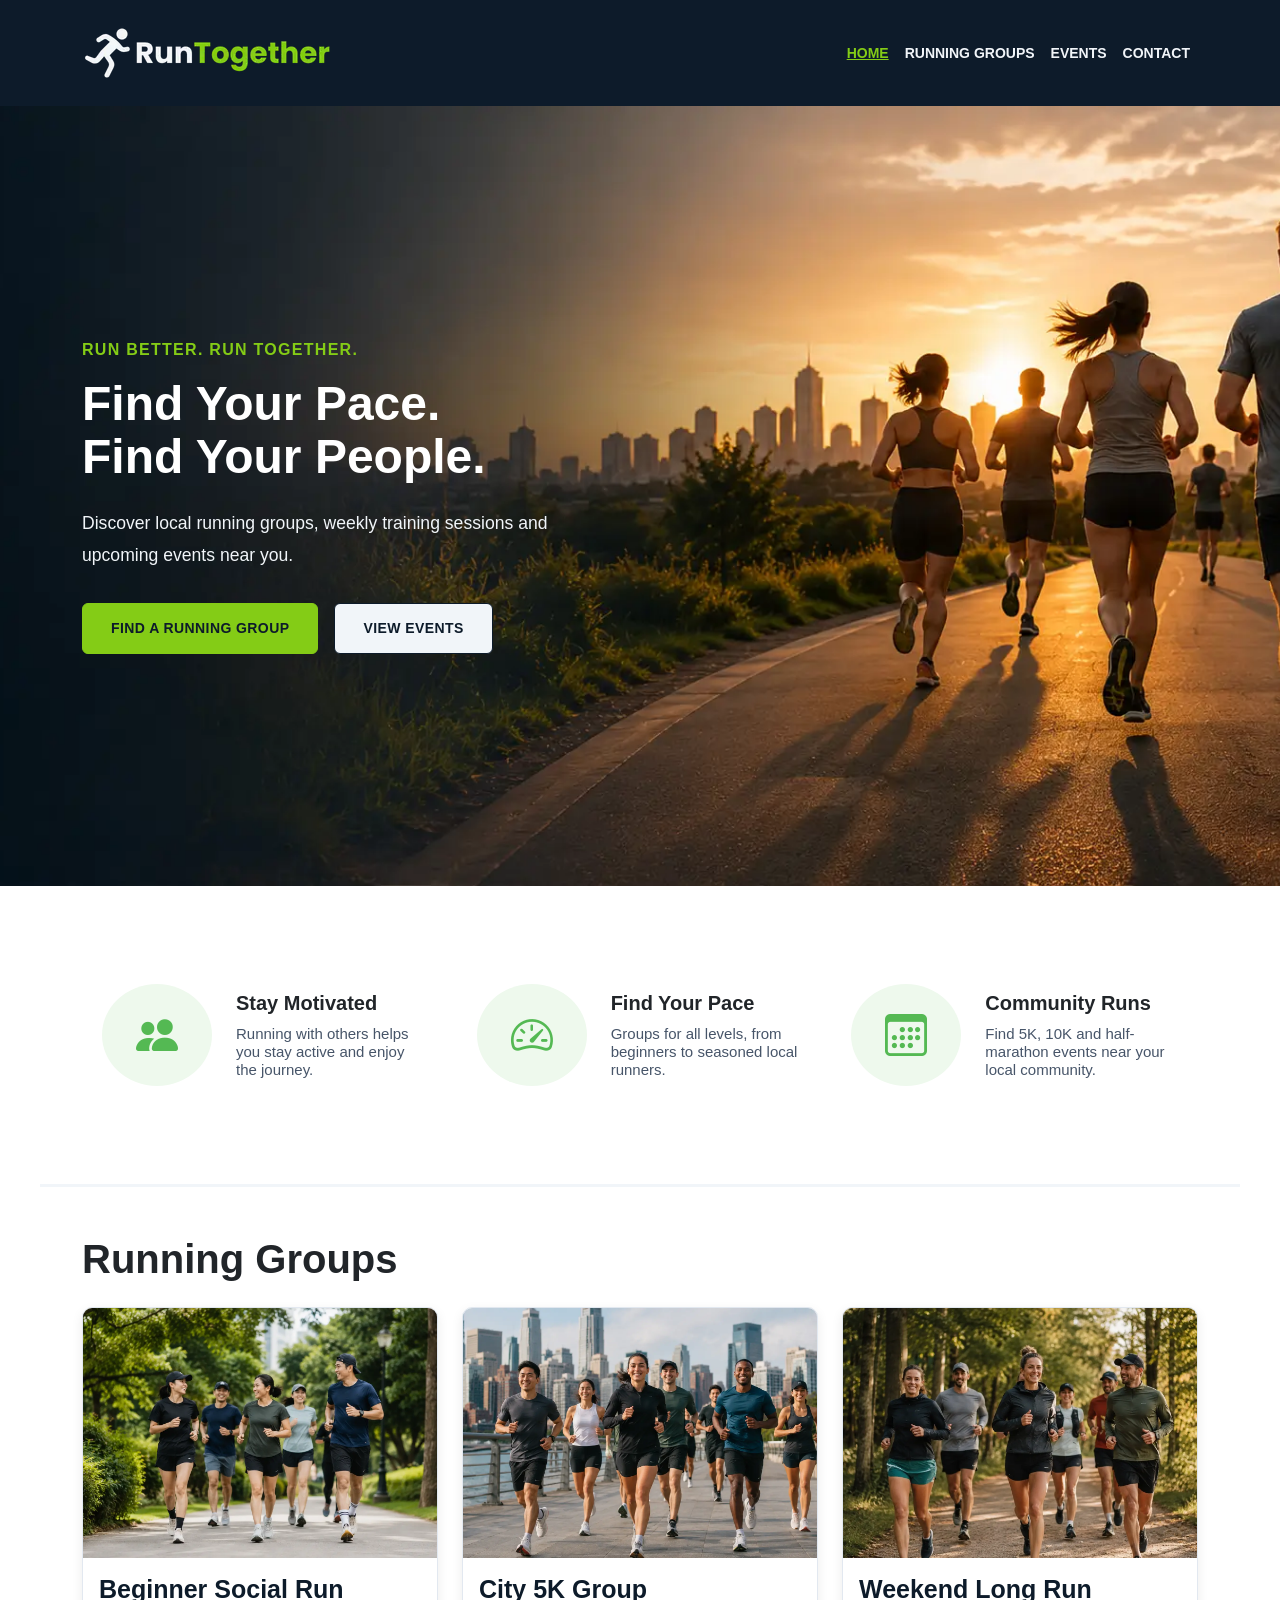
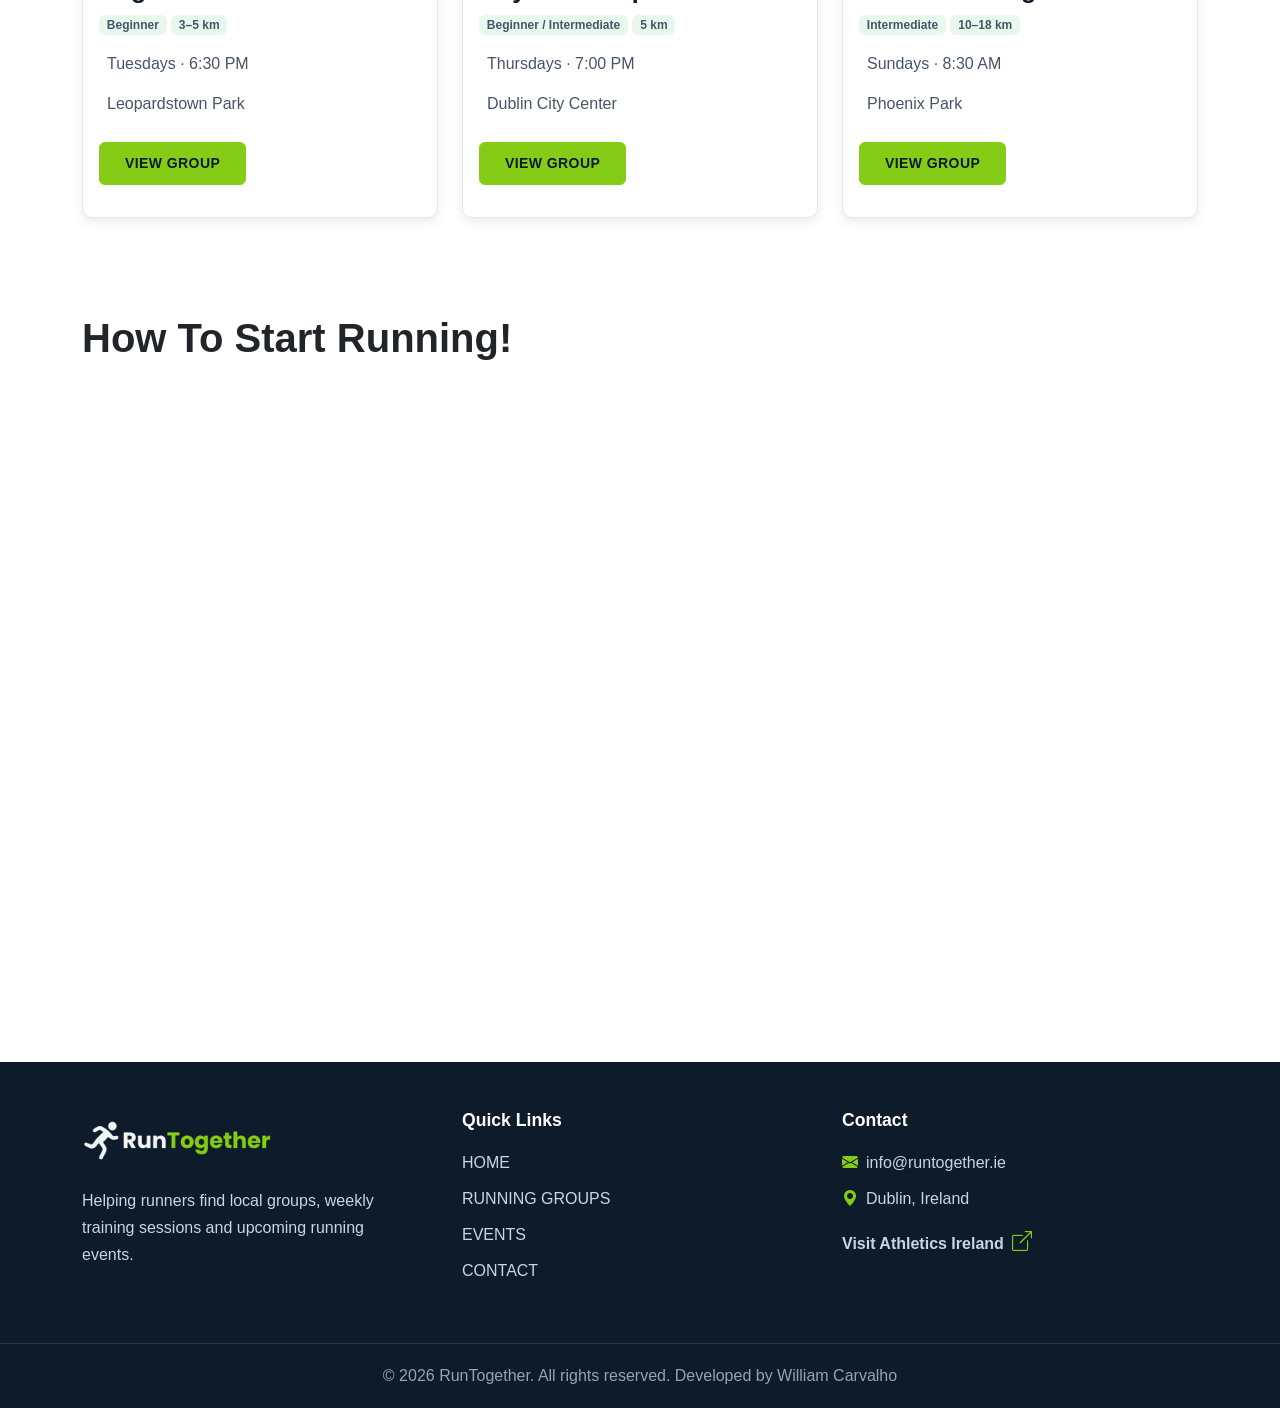
<file: index.html>
<!DOCTYPE html>
<html lang="en">

<head>
  <meta charset="UTF-8">
  <meta name="viewport" content="width=device-width, initial-scale=1.0">
  <meta name="description"
    content="Find local running groups, weekly training sessions and upcoming running events with RunTogether.">

  <title>Run Together - Home</title>

  <!-- Bootstrap CSS -->
  <link href="https://cdn.jsdelivr.net/npm/bootstrap@5.3.8/dist/css/bootstrap.min.css" rel="stylesheet">

  <!-- Bootstrap Icons -->
  <link rel="stylesheet" href="https://cdn.jsdelivr.net/npm/bootstrap-icons@1.13.1/font/bootstrap-icons.min.css">

  <!-- Custom CSS -->
  <link rel="stylesheet" href="css/style.css">
</head>

<body>
  <!-- Header -->
  <header class="site-header">
    <nav class="navbar navbar-expand-lg navbar-dark" aria-label="Primary navigation">
      <div class="container">
        <!-- Logo -->
        <a class="navbar-brand" href="index.html">
          <img src="./images/RunTogether-logo.webp" alt="RunTogether logo" class="site-logo">
        </a>

        <!-- Mobile hamburger button -->
        <button class="navbar-toggler" type="button" data-bs-toggle="collapse" data-bs-target="#mainNavigation"
          aria-controls="mainNavigation" aria-expanded="false" aria-label="Toggle navigation">
          <span class="navbar-toggler-icon"></span>
        </button>

        <!-- Navigation links -->
        <div class="collapse navbar-collapse" id="mainNavigation">
          <ul class="navbar-nav ms-auto">
            <li class="nav-item">
              <a class="nav-link active" href="index.html" aria-current="page">
                Home
              </a>
            </li>

            <li class="nav-item">
              <a class="nav-link" href="running-groups.html">
                Running Groups
              </a>
            </li>

            <li class="nav-item">
              <a class="nav-link" href="events.html"> Events </a>
            </li>

            <li class="nav-item">
              <a class="nav-link" href="contact.html"> Contact </a>
            </li>
          </ul>
        </div>
      </div>
    </nav>
  </header>

  <!-- Hero section -->
  <main>
    <section class="hero" aria-labelledby="hero-title">
      <div class="container">
        <div class="row align-items-center">
          <header class="hero-content col-12 col-lg-6">
            <p class="hero-subtitle">Run better. Run together.</p>

            <h1 id="hero-title" class="hero-title">
              Find Your Pace.<br>
              Find Your People.
            </h1>

            <p class="hero-description">
              Discover local running groups, weekly training sessions and
              upcoming events near you.
            </p>

            <p class="hero-buttons">
              <a href="running-groups.html" class="btn btn-style btn-lg">
                Find a Running Group
              </a>

              <a href="events.html" class="btn btn-view-style btn-lg">
                View Events
              </a>
            </p>
          </header>
        </div>
      </div>
    </section>

    <!-- Info section -->
    <section class="info-section" aria-labelledby="benefits-title">
      <div class="container py-5">
        <h2 id="benefits-title" class="visually-hidden">
          Benefits of Running Together
        </h2>

        <div class="info-grid">
          <article class="info-card">
            <i class="bi bi-people-fill"></i>
            <h3>Stay Motivated</h3>
            <p>
              Running with others helps you stay active and enjoy the journey.
            </p>
          </article>

          <article class="info-card">
            <i class="bi bi-speedometer2"></i>
            <h3>Find Your Pace</h3>
            <p>
              Groups for all levels, from beginners to seasoned local runners.
            </p>
          </article>

          <article class="info-card">
            <i class="bi bi-calendar3"></i>
            <h3>Community Runs</h3>
            <p>
              Find 5K, 10K and half-marathon events near your local community.
            </p>
          </article>
        </div>
      </div>
    </section>

    <!-- Running cards section -->
    <section class="running-section container py-5">
      <h2 class="mb-4 fs-1 fw-bold">
        Running Groups
      </h2>

      <div class="row g-4">
        <article class="col-12 col-md-6 col-lg-4">
          <div class="card running-card h-100">
            <img src="./images/beginners-social-run.webp" class="card-img-top"
              alt="Beginner running group training in a park">

            <div class="card-body">
              <h3 class="card-title">
                Beginner Social Run
              </h3>

              <p>
                <span class="badge running-badge">Beginner</span>
                <span class="badge running-badge">3–5 km</span>
              </p>

              <p class="card-text ms-2">Tuesdays · 6:30 PM</p>
              <p class="card-text ms-2">Leopardstown Park</p>

              <p class="view-group-button">
                <a href="running-groups.html" class="btn btn-style btn-lg">
                  VIEW GROUP
                </a>
              </p>
            </div>
          </div>
        </article>

        <article class="col-12 col-md-6 col-lg-4">
          <div class="card running-card h-100">
            <img src="./images/city-5k-group.webp" class="card-img-top" alt="Running group training near the city">

            <div class="card-body">
              <h3 class="card-title">
                City 5K Group
              </h3>

              <p>
                <span class="badge running-badge">Beginner / Intermediate</span>
                <span class="badge running-badge">5 km</span>
              </p>

              <p class="card-text ms-2">Thursdays · 7:00 PM</p>
              <p class="card-text ms-2">Dublin City Center</p>

              <p class="view-group-button">
                <a href="running-groups.html" class="btn btn-style btn-lg">
                  VIEW GROUP
                </a>
              </p>
            </div>
          </div>
        </article>

        <article class="col-12 col-md-6 col-lg-4">
          <div class="card running-card h-100">
            <img src="./images/weekend-long-run.webp" class="card-img-top"
              alt="Running group training on a woodland trail">

            <div class="card-body">
              <h3 class="card-title">
                Weekend Long Run
              </h3>

              <p>
                <span class="badge running-badge">Intermediate</span>
                <span class="badge running-badge">10–18 km</span>
              </p>

              <p class="card-text ms-2">Sundays · 8:30 AM</p>
              <p class="card-text ms-2">Phoenix Park</p>

              <p class="view-group-button">
                <a href="running-groups.html" class="btn btn-style btn-lg">
                  VIEW GROUP
                </a>
              </p>
            </div>
          </div>
        </article>
      </div>
    </section>

    <!-- Youtube video section -->
    <section class="container py-5 container-video" aria-labelledby="video-title">
      <h2 id="video-title" class="mb-4 fs-1 fw-bold">
        How To Start Running!
      </h2>

      <div class="ratio ratio-16x9 responsive-video">
        <iframe src="https://www.youtube.com/embed/kVnyY17VS9Y" title="How to start running" loading="lazy"
          class="youtube-video" referrerpolicy="strict-origin-when-cross-origin"
          allow="accelerometer; autoplay; clipboard-write; encrypted-media; gyroscope; picture-in-picture; web-share"
          allowfullscreen>
        </iframe>
      </div>
    </section>
  </main>

  <!-- Footer section -->
  <footer class="site-footer">
    <div class="container py-5">
      <div class="row gy-4">
        <div class="col-12 col-md-6 col-lg-4">
          <a href="index.html" aria-label="RunTogether home">
            <img src="./images/RunTogether-logo.webp" alt="RunTogether" class="footer-logo mb-3">
          </a>
          <p class="footer-description">
            Helping runners find local groups, weekly training sessions and
            upcoming running events.
          </p>
        </div>

        <nav class="col-12 col-md-6 col-lg-4" aria-label="Footer navigation">
          <h2 class="footer-heading">Quick Links</h2>
          <ul class="footer-links">
            <li><a href="index.html">HOME</a></li>
            <li><a href="running-groups.html">RUNNING GROUPS</a></li>
            <li><a href="events.html">EVENTS</a></li>
            <li><a href="contact.html">CONTACT</a></li>
          </ul>
        </nav>

        <section class="col-12 col-md-6 col-lg-4">
          <h2 class="footer-heading">Contact</h2>

          <address class="footer-contact">
            <p><i class="bi bi-envelope-fill me-2" aria-hidden="true"></i>
              <a href="mailto:info@runtogether.ie">
                info@runtogether.ie
              </a>
            </p>
            <p><i class="bi bi-geo-alt-fill me-2" aria-hidden="true"></i>Dublin, Ireland</p>
          </address>

          <a href="https://www.athleticsireland.ie/" class="external-link" target="_blank" rel="noopener noreferrer">
            Visit Athletics Ireland
            <i class="bi bi-box-arrow-up-right ms-1" aria-hidden="true"></i>
          </a>
        </section>
      </div>
    </div>

    <div class="footer-bottom">
      <div class="container">
        <p class="mb-0">
          &copy; 2026 RunTogether. All rights reserved. Developed by William Carvalho
        </p>
      </div>
    </div>
  </footer>
  <script src="https://cdn.jsdelivr.net/npm/bootstrap@5.3.8/dist/js/bootstrap.bundle.min.js"
    integrity="sha384-FKyoEForCGlyvwx9Hj09JcYn3nv7wiPVlz7YYwJrWVcXK/BmnVDxM+D2scQbITxI" crossorigin="anonymous">
    </script>

</html>
</file>
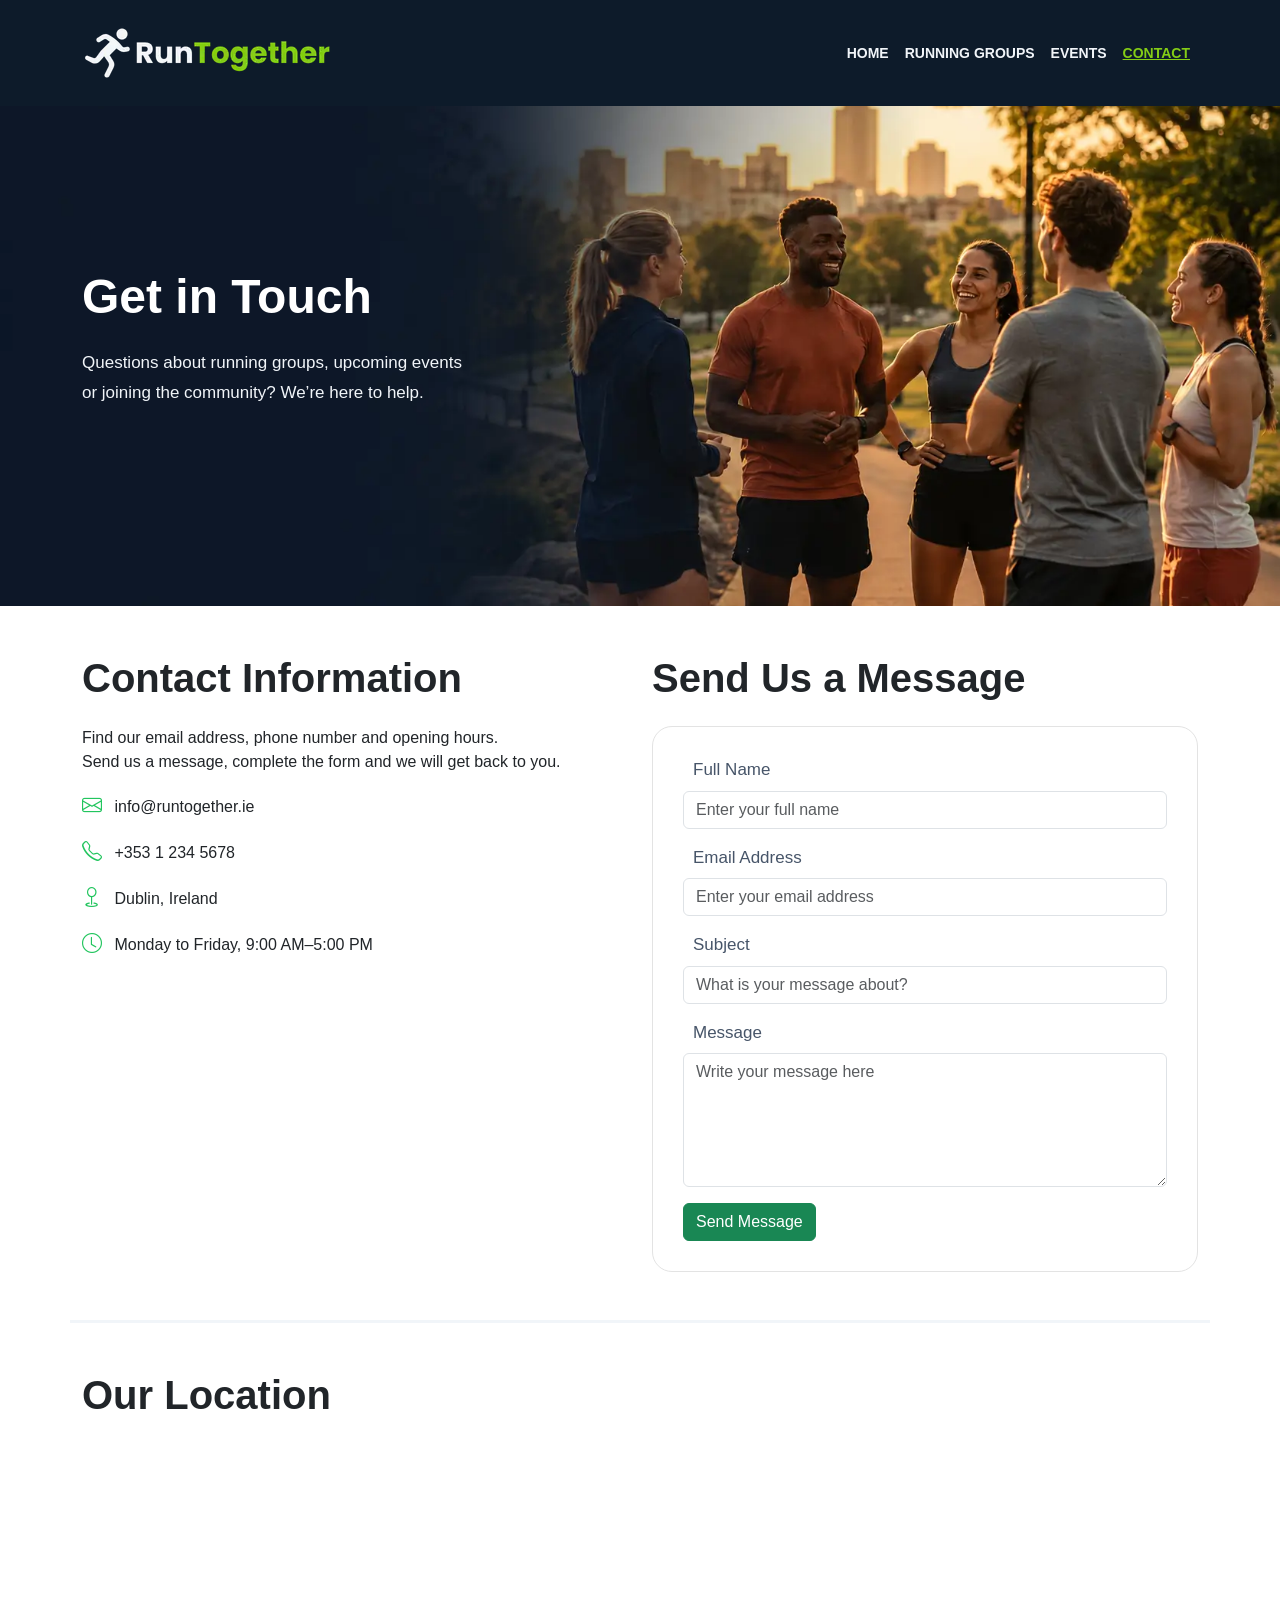
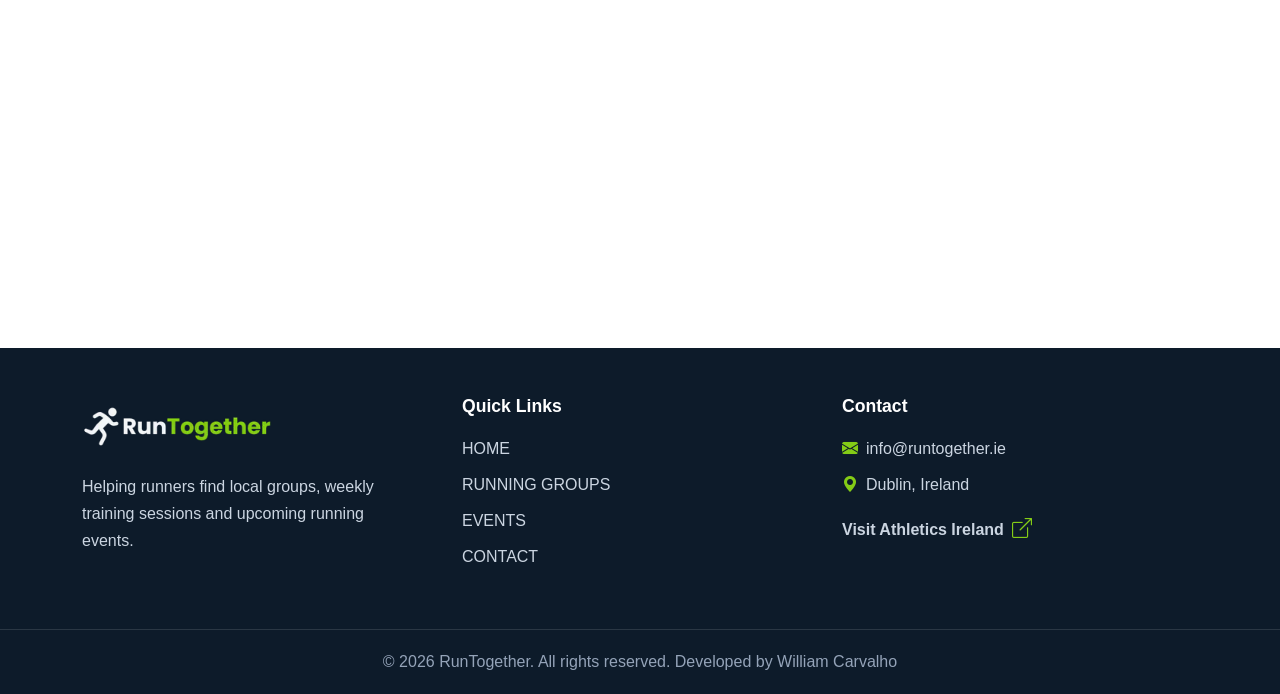
<file: contact.html>
<!DOCTYPE html>
<html lang="en">

<head>
  <meta charset="UTF-8">
  <meta name="viewport" content="width=device-width, initial-scale=1.0">
  <meta name="description"
    content="Contact RunTogether for information about running groups, events and community participation.">
  <title>Run Together - Contact</title>

  <!-- Bootstrap CSS -->
  <link href="https://cdn.jsdelivr.net/npm/bootstrap@5.3.8/dist/css/bootstrap.min.css" rel="stylesheet">

  <!-- Bootstrap Icons -->
  <link rel="stylesheet" href="https://cdn.jsdelivr.net/npm/bootstrap-icons@1.13.1/font/bootstrap-icons.min.css">

  <!-- Custom CSS -->
  <link rel="stylesheet" href="css/style.css">
</head>

<body>
  <!-- Header -->
  <header class="site-header">
    <nav class="navbar navbar-expand-lg navbar-dark" aria-label="Primary navigation">
      <div class="container">
        <!-- Logo -->
        <a class="navbar-brand" href="index.html">
          <img src="./images/RunTogether-logo.webp" alt="RunTogether logo" class="site-logo">
        </a>

        <!-- Mobile hamburger button -->
        <button class="navbar-toggler" type="button" data-bs-toggle="collapse" data-bs-target="#mainNavigation"
          aria-controls="mainNavigation" aria-expanded="false" aria-label="Toggle navigation">
          <span class="navbar-toggler-icon"></span>
        </button>

        <!-- Navigation links -->
        <div class="collapse navbar-collapse" id="mainNavigation">
          <ul class="navbar-nav ms-auto">
            <li class="nav-item">
              <a class="nav-link" href="index.html">
                Home
              </a>
            </li>

            <li class="nav-item">
              <a class="nav-link" href="running-groups.html">
                Running Groups
              </a>
            </li>

            <li class="nav-item">
              <a class="nav-link" href="events.html"> Events </a>
            </li>

            <li class="nav-item">
              <a class="nav-link  active" href="contact.html" aria-current="page"> Contact </a>
            </li>
          </ul>
        </div>
      </div>
    </nav>
  </header>

  <main>
    <!-- Banner section -->
    <section class="banner-contact" aria-labelledby="hero-title">
      <div class="container">
        <div class="row align-items-center">
          <header class="banner-contact-content col-12 col-lg-6">
            <h1 id="banner-events-title" class="banner-contact-title">
              Get in Touch
            </h1>

            <p class="banner-contact-description">
              Questions about running groups, upcoming events<br>
              or joining the community? We’re here to help.
            </p>
          </header>
        </div>
      </div>
    </section>

    <!-- Contact form section -->
    <section class="contact-form container my-5">
      <div class="row g-4">
        <!-- Contact information section -->
        <section class="col-12 col-md-6">
          <h2 class="mb-4 fs-1 fw-bold">
            Contact Information
          </h2>
          <p>
            Find our email address, phone number and opening hours.<br>
            Send us a message, complete the form and we will get back to you.
          </p>

          <ul class="list-unstyled contact-details">
            <li class="mb-3">
              <i class="bi bi-envelope me-2" aria-hidden="true"></i>
              info@runtogether.ie
            </li>

            <li class="mb-3">
              <i class="bi bi-telephone me-2" aria-hidden="true"></i>
              +353 1 234 5678
            </li>

            <li class="mb-3">
              <i class="bi bi-geo me-2" aria-hidden="true"></i>
              Dublin, Ireland
            </li>

            <li class="mb-3">
              <i class="bi bi-clock me-2" aria-hidden="true"></i>
              Monday to Friday, 9:00 AM–5:00 PM
            </li>
          </ul>
        </section>

        <!-- Form section -->
        <section class="col-12 col-md-6">
          <h2 class="mb-4 fs-1 fw-bold">
            Send Us a Message
          </h2>

          <form action="#contact-form-success"" method=" get" class="form-container">
            <div class="mb-3">
              <label for="full-name" class="form-label">
                Full Name
              </label>

              <input type="text" class="form-control" id="full-name" name="full-name" placeholder="Enter your full name"
                autocomplete="name" required>
            </div>

            <div class="mb-3">
              <label for="email" class="form-label">
                Email Address
              </label>

              <input type="email" class="form-control" id="email" name="email" placeholder="Enter your email address"
                autocomplete="email" required>
            </div>

            <div class="mb-3">
              <label for="subject" class="form-label">
                Subject
              </label>

              <input type="text" class="form-control" id="subject" name="subject"
                placeholder="What is your message about?" required>
            </div>

            <div class="mb-3">
              <label for="message" class="form-label">
                Message
              </label>

              <textarea class="form-control" id="message" name="message" rows="5" placeholder="Write your message here"
                required></textarea>
            </div>

            <button type="submit" class="btn btn-success">
              Send Message
            </button>
          </form>
          <div id="contact-form-success" class="registration-success alert alert-success mt-3" role="status">
            <i class="bi bi-check-circle-fill me-2" aria-hidden="true"></i>
            This is for academic purposes only. It will not send anything.
          </div>
        </section>
      </div>
    </section>

    <!-- Google maps section -->
    <section class="maps-section container py-5">
      <h2 class="mb-4 fs-1 fw-bold">
        Our Location
      </h2>

      <div class="map-container">
        <iframe
          src="https://www.google.com/maps/embed?pb=!1m18!1m12!1m3!1d76257.89728710684!2d-6.3281034318511535!3d53.32429171645682!2m3!1f0!2f0!3f0!3m2!1i1024!2i768!4f13.1!3m3!1m2!1s0x48670e80ea27ac2f%3A0xa00c7a9973171a0!2sDublin%2C%20Ireland!5e0!3m2!1sen!2snl!4v1784812689802!5m2!1sen!2snl"
          title="Map showing Dublin, Ireland" loading="lazy" allowfullscreen
          referrerpolicy="strict-origin-when-cross-origin">
        </iframe>
      </div>
    </section>
  </main>

  <!-- Footer section -->
  <footer class="site-footer">
    <div class="container py-5">
      <div class="row gy-4">
        <div class="col-12 col-md-6 col-lg-4">
          <a href="index.html" aria-label="RunTogether home">
            <img src="./images/RunTogether-logo.webp" alt="RunTogether" class="footer-logo mb-3">
          </a>
          <p class="footer-description">
            Helping runners find local groups, weekly training sessions and
            upcoming running events.
          </p>
        </div>

        <nav class="col-12 col-md-6 col-lg-4" aria-label="Footer navigation">
          <h2 class="footer-heading">Quick Links</h2>
          <ul class="footer-links">
            <li><a href="index.html">HOME</a></li>
            <li><a href="running-groups.html">RUNNING GROUPS</a></li>
            <li><a href="events.html">EVENTS</a></li>
            <li><a href="contact.html">CONTACT</a></li>
          </ul>
        </nav>

        <section class="col-12 col-md-6 col-lg-4">
          <h2 class="footer-heading">Contact</h2>

          <address class="footer-contact">
            <p><i class="bi bi-envelope-fill me-2" aria-hidden="true"></i>
              <a href="mailto:info@runtogether.ie">
                info@runtogether.ie
              </a>
            </p>
            <p><i class="bi bi-geo-alt-fill me-2" aria-hidden="true"></i>Dublin, Ireland</p>
          </address>

          <a href="https://www.athleticsireland.ie/" class="external-link" target="_blank" rel="noopener noreferrer">
            Visit Athletics Ireland
            <i class="bi bi-box-arrow-up-right ms-1" aria-hidden="true"></i>
          </a>
        </section>
      </div>
    </div>

    <div class="footer-bottom">
      <div class="container">
        <p class="mb-0">
          &copy; 2026 RunTogether. All rights reserved. Developed by William Carvalho
        </p>
      </div>
    </div>
  </footer>
  <script src="https://cdn.jsdelivr.net/npm/bootstrap@5.3.8/dist/js/bootstrap.bundle.min.js"
    integrity="sha384-FKyoEForCGlyvwx9Hj09JcYn3nv7wiPVlz7YYwJrWVcXK/BmnVDxM+D2scQbITxI" crossorigin="anonymous">
    </script>

</html>
</file>
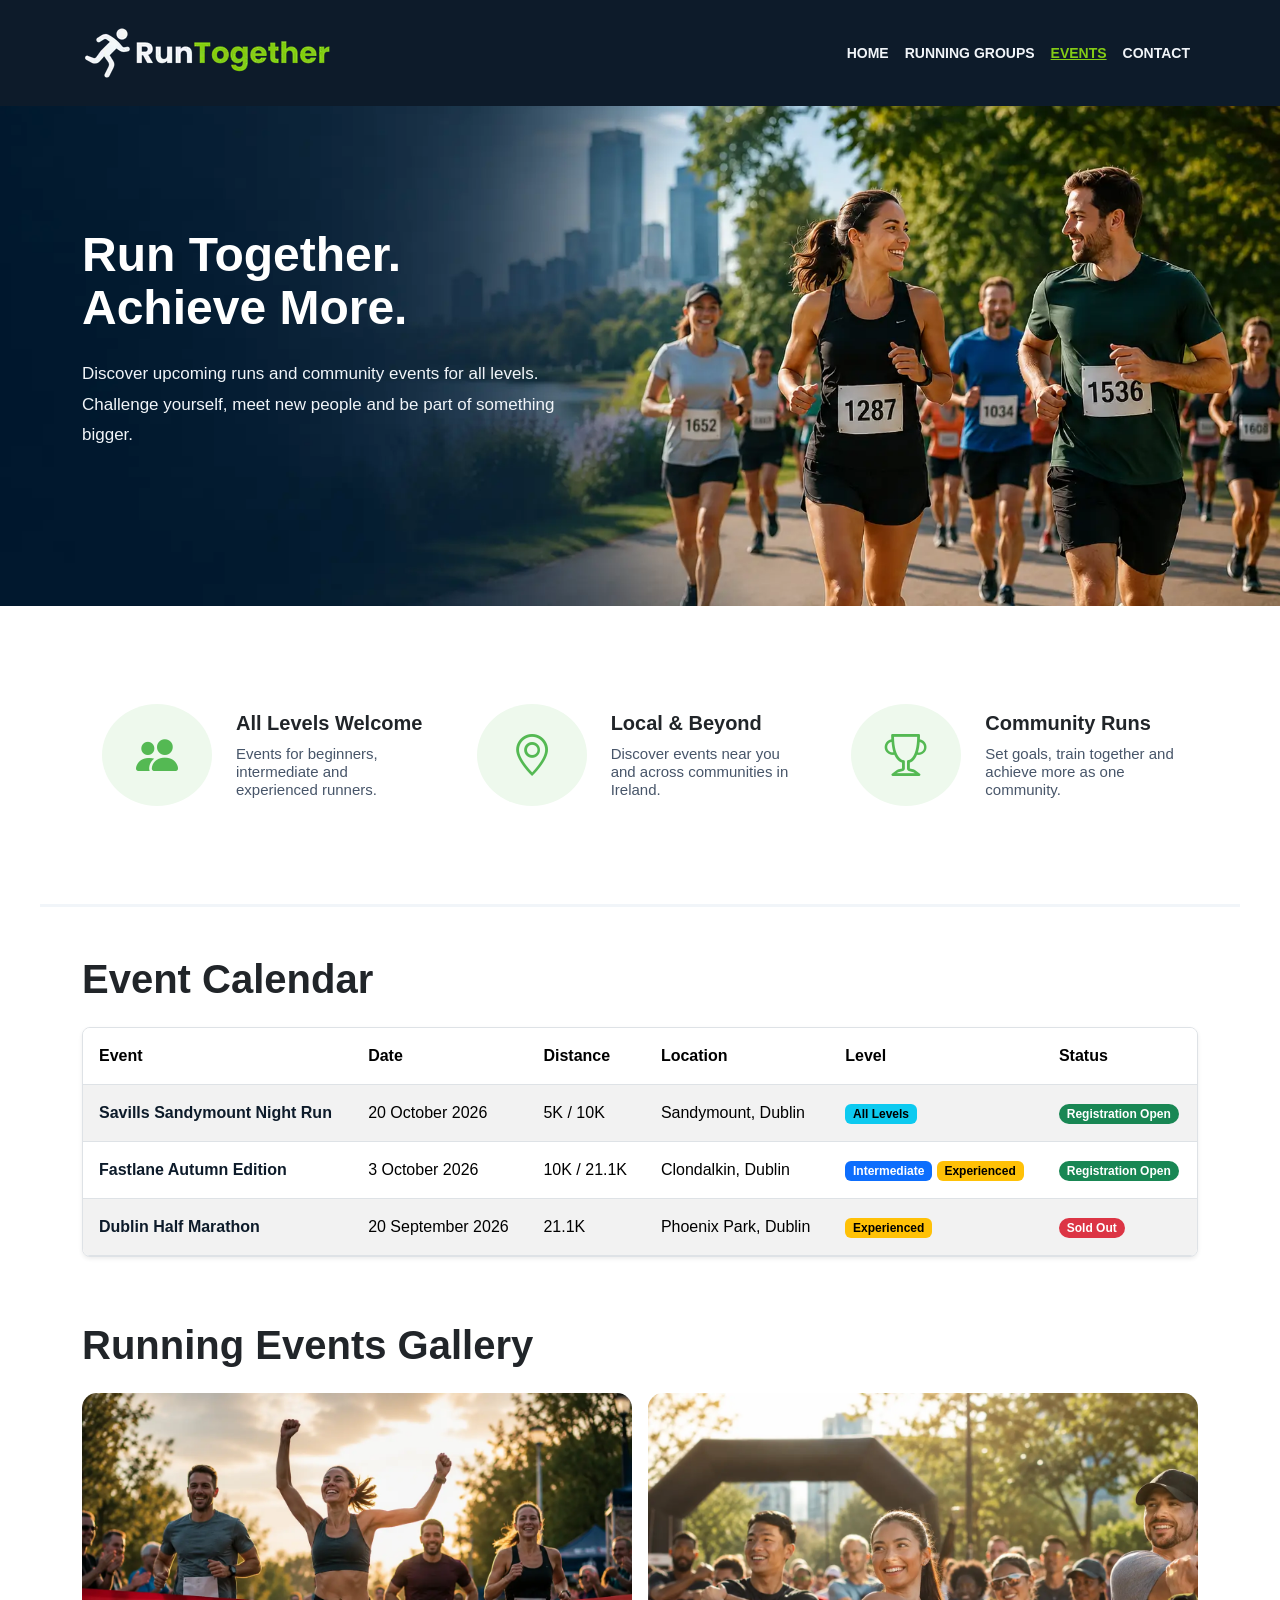
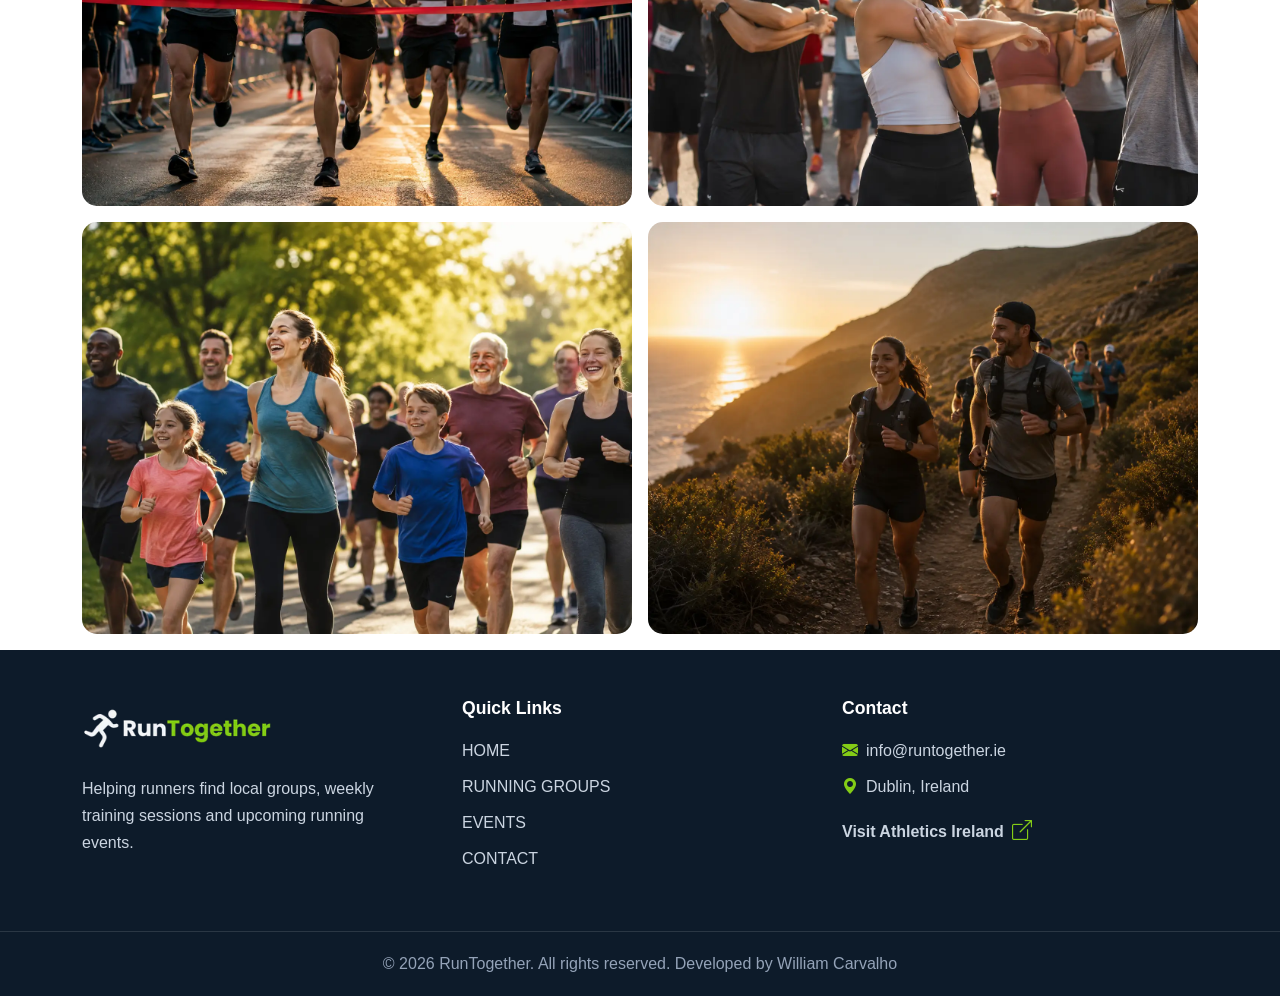
<file: events.html>
<!DOCTYPE html>
<html lang="en">

<head>
    <meta charset="UTF-8">
    <meta name="viewport" content="width=device-width, initial-scale=1.0">
    <meta name="description" content="Discover upcoming 5K, 10K, half-marathon and marathon events in Ireland.">
    <title>Run Together - Events</title>

    <!-- Bootstrap CSS -->
    <link href="https://cdn.jsdelivr.net/npm/bootstrap@5.3.8/dist/css/bootstrap.min.css" rel="stylesheet">

    <!-- Bootstrap Icons -->
    <link rel="stylesheet" href="https://cdn.jsdelivr.net/npm/bootstrap-icons@1.13.1/font/bootstrap-icons.min.css">

    <!-- Custom CSS -->
    <link rel="stylesheet" href="css/style.css">
</head>

<body>
    <!-- Header -->
    <header class="site-header">
        <nav class="navbar navbar-expand-lg navbar-dark" aria-label="Primary navigation">
            <div class="container">
                <!-- Logo -->
                <a class="navbar-brand" href="index.html">
                    <img src="./images/RunTogether-logo.webp" alt="RunTogether logo" class="site-logo">
                </a>

                <!-- Mobile hamburger button -->
                <button class="navbar-toggler" type="button" data-bs-toggle="collapse" data-bs-target="#mainNavigation"
                    aria-controls="mainNavigation" aria-expanded="false" aria-label="Toggle navigation">
                    <span class="navbar-toggler-icon"></span>
                </button>

                <!-- Navigation links -->
                <div class="collapse navbar-collapse" id="mainNavigation">
                    <ul class="navbar-nav ms-auto">
                        <li class="nav-item">
                            <a class="nav-link" href="index.html">
                                Home
                            </a>
                        </li>

                        <li class="nav-item">
                            <a class="nav-link" href="running-groups.html">
                                Running Groups
                            </a>
                        </li>

                        <li class="nav-item">
                            <a class="nav-link  active" href="events.html" aria-current="page"> Events </a>
                        </li>

                        <li class="nav-item">
                            <a class="nav-link" href="contact.html"> Contact </a>
                        </li>
                    </ul>
                </div>
            </div>
        </nav>
    </header>

    <main>
        <!-- Banner section -->
        <section class="banner-events" aria-labelledby="hero-title">
            <div class="container">
                <div class="row align-items-center">
                    <header class="banner-events-content col-12 col-lg-6">
                        <h1 id="banner-events-title" class="banner-events-title">
                            Run Together.<br>
                            Achieve More.
                        </h1>

                        <p class="banner-events-description">
                            Discover upcoming runs and community events for all levels.<br>
                            Challenge yourself, meet new people and be part of something bigger.
                        </p>
                    </header>
                </div>
            </div>
        </section>

        <!-- Info section -->
        <section class="info-section" aria-labelledby="benefits-title">
            <div class="container py-5">
                <h2 id="benefits-title" class="visually-hidden">
                    Benefits of Running Together
                </h2>

                <div class="info-grid">
                    <article class="info-card">
                        <i class="bi bi-people-fill"></i>
                        <h3>All Levels Welcome</h3>
                        <p>
                            Events for beginners, intermediate and experienced runners.
                        </p>
                    </article>

                    <article class="info-card">
                        <i class="bi bi-geo-alt"></i>
                        <h3>Local & Beyond</h3>
                        <p>
                            Discover events near you and across communities in Ireland.
                        </p>
                    </article>

                    <article class="info-card">
                        <i class="bi bi-trophy"></i>
                        <h3>Community Runs</h3>
                        <p>
                            Set goals, train together and achieve more as one community.
                        </p>
                    </article>
                </div>
            </div>
        </section>

        <!-- Calendar table section -->
        <section class="running-section container py-5">
            <h2 class="mb-4 fs-1 fw-bold">
                Event Calendar
            </h2>

            <div class="table-responsive border rounded-3 shadow-sm">
                <table class="table table-striped table-hover align-middle caption-top mb-0">

                    <thead class="table-head">
                        <tr>
                            <th scope="col">Event</th>
                            <th scope="col">Date</th>
                            <th scope="col">Distance</th>
                            <th scope="col">Location</th>
                            <th scope="col">Level</th>
                            <th scope="col">Status</th>
                        </tr>
                    </thead>

                    <tbody>
                        <tr>
                            <th scope="row">
                                <a href="https://www.bearraces.ie/event/savills-sandymount-night-run-october-edition/"
                                    class="event-link" target="_blank" rel="noopener noreferrer">
                                    Savills Sandymount Night Run
                                </a>
                            </th>

                            <td class="text-nowrap">
                                <time datetime="2026-10-20">
                                    20 October 2026
                                </time>
                            </td>

                            <td class="text-nowrap">
                                5K / 10K
                            </td>

                            <td>
                                Sandymount, Dublin
                            </td>

                            <td>
                                <span class="badge text-bg-info">
                                    All Levels
                                </span>
                            </td>

                            <td>
                                <span class="badge rounded-pill text-bg-success">
                                    Registration Open
                                </span>
                            </td>
                        </tr>

                        <tr>
                            <th scope="row">
                                <a href="https://www.bearraces.ie/event/lifestyle-sports-fastlane-oct-edition/"
                                    class="event-link" target="_blank" rel="noopener noreferrer">
                                    Fastlane Autumn Edition
                                </a>
                            </th>

                            <td class="text-nowrap">
                                <time datetime="2026-10-03">
                                    3 October 2026
                                </time>
                            </td>

                            <td class="text-nowrap">
                                10K / 21.1K
                            </td>

                            <td>
                                Clondalkin, Dublin
                            </td>

                            <td>
                                <span class="badge text-bg-primary">
                                    Intermediate
                                </span>

                                <span class="badge text-bg-warning">
                                    Experienced
                                </span>
                            </td>

                            <td>
                                <span class="badge rounded-pill text-bg-success">
                                    Registration Open
                                </span>
                            </td>
                        </tr>

                        <tr>
                            <th scope="row">
                                <a href="https://www.runningcalendar.ie/event/dublin-half-marathon/" class="event-link"
                                    target="_blank" rel="noopener noreferrer">
                                    Dublin Half Marathon
                                </a>
                            </th>

                            <td class="text-nowrap">
                                <time datetime="2026-09-20">
                                    20 September 2026
                                </time>
                            </td>

                            <td class="text-nowrap">
                                21.1K
                            </td>

                            <td>
                                Phoenix Park, Dublin
                            </td>

                            <td>
                                <span class="badge text-bg-warning">
                                    Experienced
                                </span>
                            </td>

                            <td>
                                <span class="badge rounded-pill text-bg-danger">
                                    Sold Out
                                </span>
                            </td>
                        </tr>
                    </tbody>
                </table>
            </div>

        </section>

        <!-- Running gallery section -->
        <section class="gallery-section container py-3" aria-labelledby="gallery-title">
            <h2 class="mb-4 fs-1 fw-bold">
                Running Events Gallery
            </h2>

            <div class="row g-3">
                <figure class="col-12 col-sm-6 col-lg-6 mb-0">
                    <img src="./images/running-gallery.webp" class="img-fluid w-100 gallery-image"
                        alt="Runners starting a community race" loading="lazy">
                </figure>

                <figure class="col-12 col-sm-6 col-lg-6 mb-0">
                    <img src="./images/running-gallery-1.webp" class="img-fluid w-100 gallery-image"
                        alt="Runners taking part in a city race" loading="lazy">
                </figure>

                <figure class="col-12 col-sm-6 col-lg-6 mb-0">
                    <img src="./images/running-gallery-2.webp" class="img-fluid w-100 gallery-image"
                        alt="Runners celebrating after finishing a race" loading="lazy">
                </figure>

                <figure class="col-12 col-sm-6 col-lg-6 mb-0">
                    <img src="./images/running-gallery-3.webp" class="img-fluid w-100 gallery-image"
                        alt="Runners warming up before an event" loading="lazy">
                </figure>
            </div>
        </section>
    </main>

    <!-- Footer section -->
    <footer class="site-footer">
        <div class="container py-5">
            <div class="row gy-4">
                <div class="col-12 col-md-6 col-lg-4">
                    <a href="index.html" aria-label="RunTogether home">
                        <img src="./images/RunTogether-logo.webp" alt="RunTogether" class="footer-logo mb-3">
                    </a>
                    <p class="footer-description">
                        Helping runners find local groups, weekly training sessions and
                        upcoming running events.
                    </p>
                </div>

                <nav class="col-12 col-md-6 col-lg-4" aria-label="Footer navigation">
                    <h2 class="footer-heading">Quick Links</h2>
                    <ul class="footer-links">
                        <li><a href="index.html">HOME</a></li>
                        <li><a href="running-groups.html">RUNNING GROUPS</a></li>
                        <li><a href="events.html">EVENTS</a></li>
                        <li><a href="contact.html">CONTACT</a></li>
                    </ul>
                </nav>

                <section class="col-12 col-md-6 col-lg-4">
                    <h2 class="footer-heading">Contact</h2>

                    <address class="footer-contact">
                        <p><i class="bi bi-envelope-fill me-2" aria-hidden="true"></i>
                            <a href="mailto:info@runtogether.ie">
                                info@runtogether.ie
                            </a>
                        </p>
                        <p><i class="bi bi-geo-alt-fill me-2" aria-hidden="true"></i>Dublin, Ireland</p>
                    </address>

                    <a href="https://www.athleticsireland.ie/" class="external-link" target="_blank"
                        rel="noopener noreferrer">
                        Visit Athletics Ireland
                        <i class="bi bi-box-arrow-up-right ms-1" aria-hidden="true"></i>
                    </a>
                </section>
            </div>
        </div>

        <div class="footer-bottom">
            <div class="container">
                <p class="mb-0">
                    &copy; 2026 RunTogether. All rights reserved. Developed by William Carvalho
                </p>
            </div>
        </div>
    </footer>
    <script src="https://cdn.jsdelivr.net/npm/bootstrap@5.3.8/dist/js/bootstrap.bundle.min.js"
        integrity="sha384-FKyoEForCGlyvwx9Hj09JcYn3nv7wiPVlz7YYwJrWVcXK/BmnVDxM+D2scQbITxI" crossorigin="anonymous">
        </script>

</html>
</file>
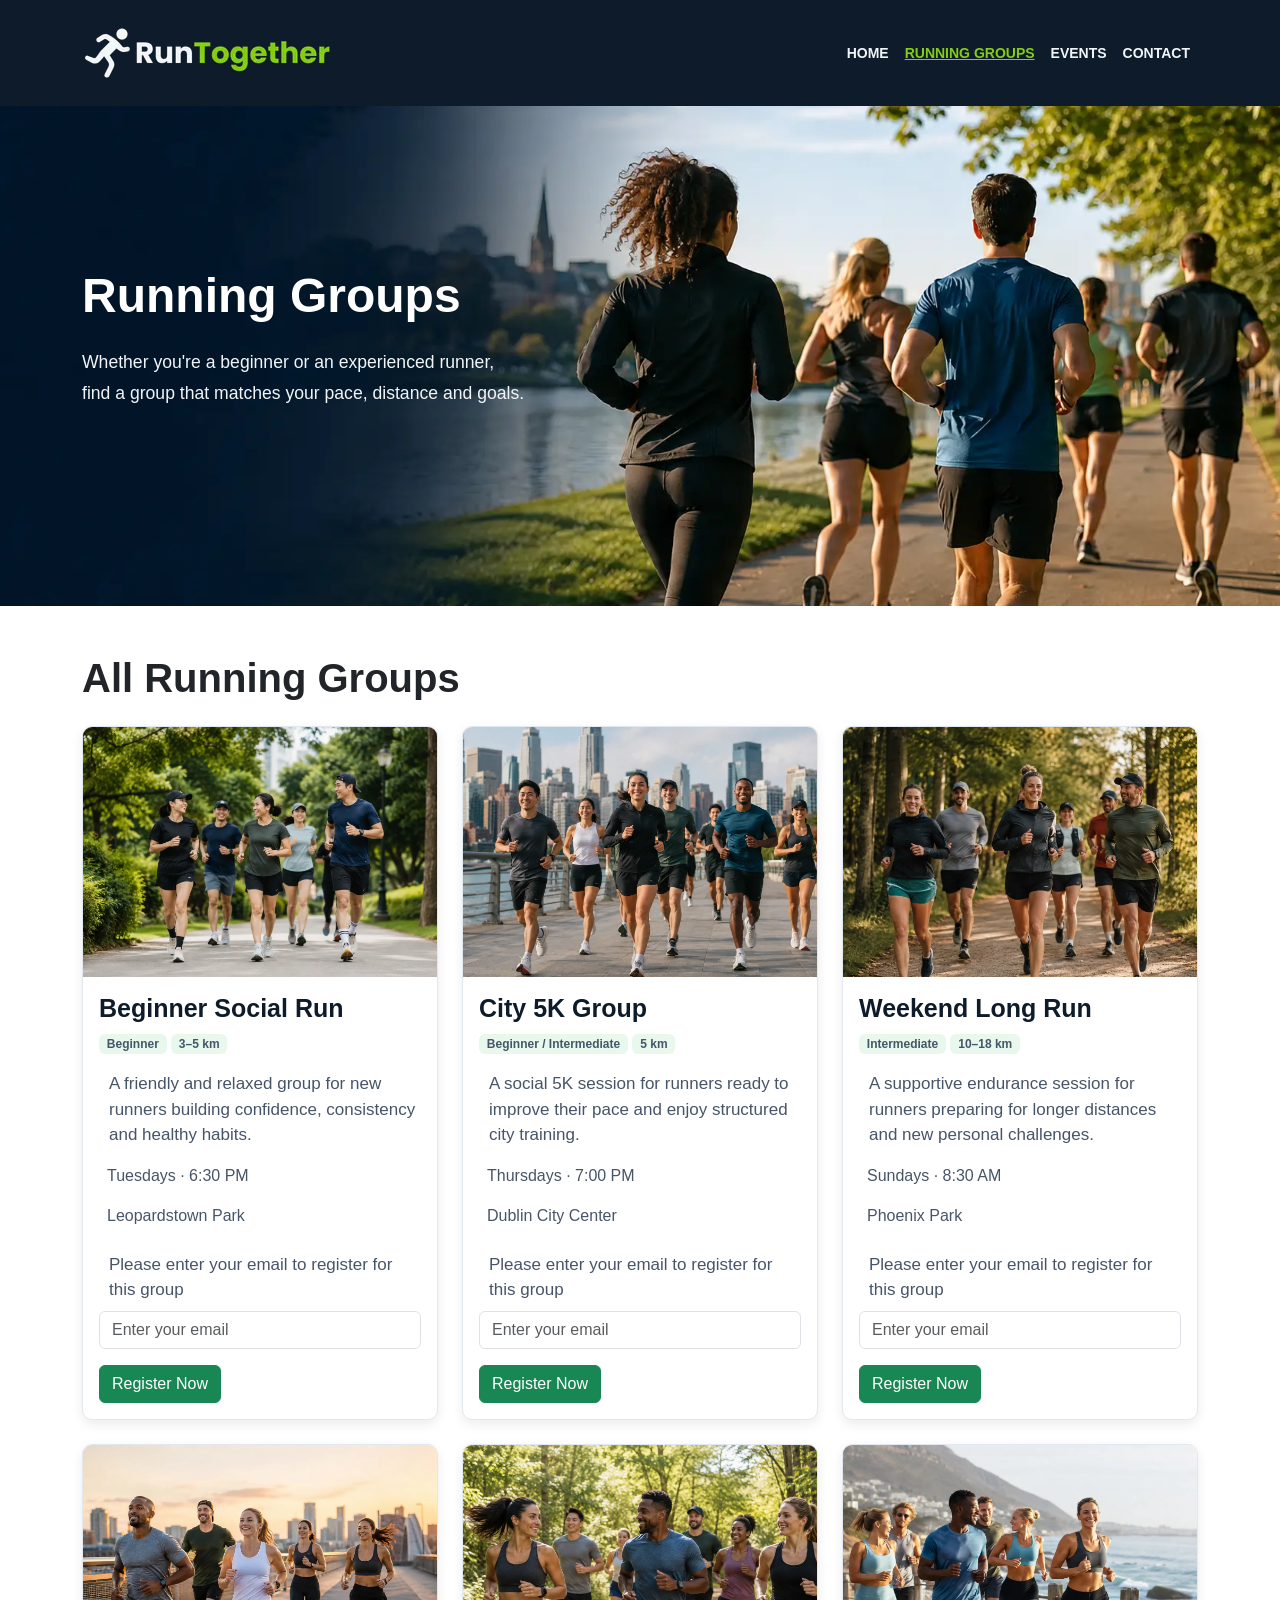
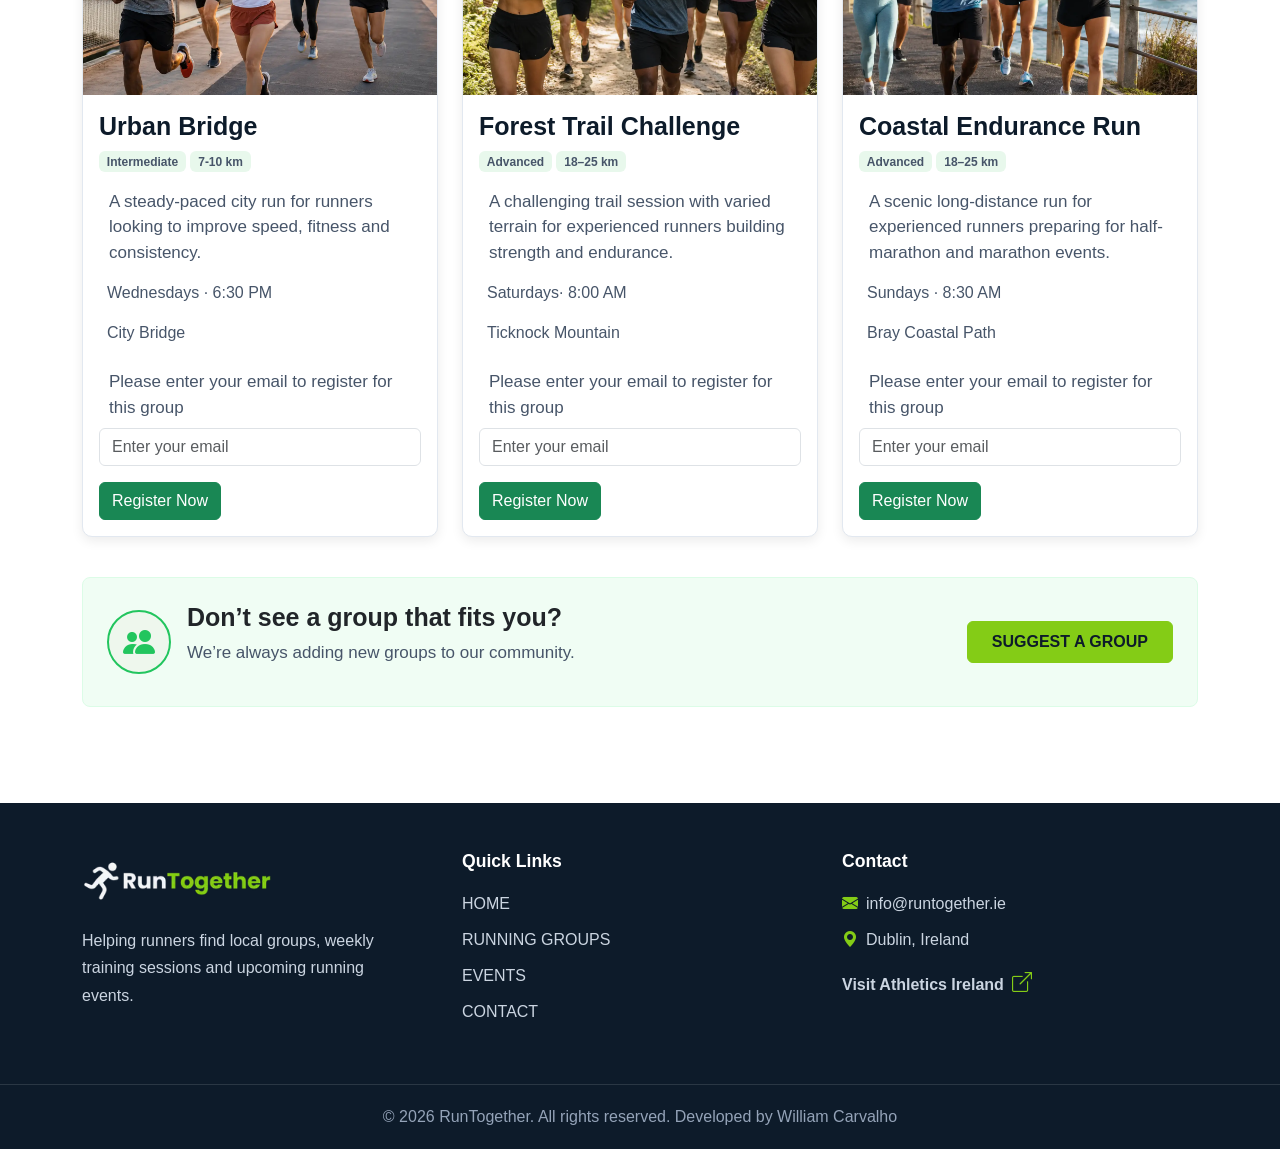
<file: running-groups.html>
<!DOCTYPE html>
<html lang="en">

<head>
    <meta charset="UTF-8">
    <meta name="viewport" content="width=device-width, initial-scale=1.0">
    <meta name="description"
        content="Explore local running groups for beginners, intermediate and experienced runners in Dublin.">

    <title>Run Together - Running Groups</title>

    <!-- Bootstrap CSS -->
    <link href="https://cdn.jsdelivr.net/npm/bootstrap@5.3.8/dist/css/bootstrap.min.css" rel="stylesheet">

    <!-- Bootstrap Icons -->
    <link rel="stylesheet" href="https://cdn.jsdelivr.net/npm/bootstrap-icons@1.13.1/font/bootstrap-icons.min.css">

    <!-- Custom CSS -->
    <link rel="stylesheet" href="css/style.css">
</head>

<body>
    <!-- Header -->
    <header class="site-header">
        <nav class="navbar navbar-expand-lg navbar-dark" aria-label="Primary navigation">
            <div class="container">
                <!-- Logo -->
                <a class="navbar-brand" href="index.html">
                    <img src="./images/RunTogether-logo.webp" alt="RunTogether logo" class="site-logo">
                </a>

                <!-- Mobile hamburger button -->
                <button class="navbar-toggler" type="button" data-bs-toggle="collapse" data-bs-target="#mainNavigation"
                    aria-controls="mainNavigation" aria-expanded="false" aria-label="Toggle navigation">
                    <span class="navbar-toggler-icon"></span>
                </button>

                <!-- Navigation links -->
                <div class="collapse navbar-collapse" id="mainNavigation">
                    <ul class="navbar-nav ms-auto">
                        <li class="nav-item">
                            <a class="nav-link" href="index.html">
                                Home
                            </a>
                        </li>

                        <li class="nav-item">
                            <a class="nav-link active" href="running-groups.html" aria-current="page">
                                Running Groups
                            </a>
                        </li>

                        <li class="nav-item">
                            <a class="nav-link" href="events.html"> Events </a>
                        </li>

                        <li class="nav-item">
                            <a class="nav-link" href="contact.html"> Contact </a>
                        </li>
                    </ul>
                </div>
            </div>
        </nav>
    </header>

    <main>
        <!-- Banner section -->
        <section class="banner" aria-labelledby="hero-title">
            <div class="container">
                <div class="row align-items-center">
                    <header class="banner-content col-12 col-lg-6">
                        <h1 id="banner-title" class="banner-title">
                            Running Groups
                        </h1>

                        <p class="banner-description">
                            Whether you're a beginner or an experienced runner,<br>
                            find a group that matches your pace, distance and goals.
                        </p>
                    </header>
                </div>
            </div>
        </section>

        <!-- Running groups section -->
        <section class="running-section container py-5">
            <h2 class="mb-4 fs-1 fw-bold">
                All Running Groups
            </h2>

            <div class="row g-4">
                <article class="col-12 col-md-6 col-lg-4">
                    <div class="card running-card h-100">
                        <img src="./images/beginners-social-run.webp" class="card-img-top"
                            alt="Beginner running group training in a park">

                        <div class="card-body">
                            <h3 class="card-title">
                                Beginner Social Run
                            </h3>

                            <p>
                                <span class="badge running-badge">Beginner</span>
                                <span class="badge running-badge">3–5 km</span>
                            </p>
                            <p class="card-description">
                                A friendly and relaxed group for new runners building confidence, consistency and
                                healthy habits.
                            </p>

                            <p class="card-text ms-2">Tuesdays · 6:30 PM</p>
                            <p class="card-text ms-2">Leopardstown Park</p>

                            <!-- Running groups form section -->
                            <form action="#beginner-success" method="get" class="mt-4">
                                <label for="beginner-email" class="form-label form-style">
                                    Please enter your email to register for this group
                                </label>

                                <input type="email" id="beginner-email" name="beginner-email"
                                    class="form-control input-form mb-3" placeholder="Enter your email"
                                    autocomplete="email" required>

                                <button type="submit" class="btn btn-success">
                                    Register Now
                                </button>
                            </form>
                            <div id="beginner-success" class="registration-success alert alert-success mt-3"
                                role="status">
                                <i class="bi bi-check-circle-fill me-2" aria-hidden="true"></i>
                                This is for academic purposes only. It will not send anything.
                            </div>
                        </div>
                    </div>
                </article>

                <article class="col-12 col-md-6 col-lg-4">
                    <div class="card running-card h-100">
                        <img src="./images/city-5k-group.webp" class="card-img-top"
                            alt="Running group training near the city">

                        <div class="card-body">
                            <h3 class="card-title">
                                City 5K Group
                            </h3>

                            <p>
                                <span class="badge running-badge">Beginner / Intermediate</span>
                                <span class="badge running-badge">5 km</span>
                            </p>
                            <p class="card-description">
                                A social 5K session for runners ready to improve their pace and enjoy structured city
                                training.
                            </p>

                            <p class="card-text ms-2">Thursdays · 7:00 PM</p>
                            <p class="card-text ms-2">Dublin City Center</p>

                            <!-- Running groups form section -->
                            <form action="#city-success" method="get" class="mt-4">
                                <label for="city-email" class="form-label form-style">
                                    Please enter your email to register for this group
                                </label>

                                <input type="email" id="city-email" name="city-email"
                                    class="form-control input-form mb-3" placeholder="Enter your email"
                                    autocomplete="email" required>

                                <button type="submit" class="btn btn-success">
                                    Register Now
                                </button>
                            </form>
                            <div id="city-success" class="registration-success alert alert-success mt-3" role="status">
                                <i class="bi bi-check-circle-fill me-2" aria-hidden="true"></i>
                                This is for academic purposes only. It will not send anything.
                            </div>
                        </div>
                    </div>
                </article>

                <article class="col-12 col-md-6 col-lg-4">
                    <div class="card running-card h-100">
                        <img src="./images/weekend-long-run.webp" class="card-img-top"
                            alt="Running group training on a woodland trail">

                        <div class="card-body">
                            <h3 class="card-title">
                                Weekend Long Run
                            </h3>

                            <p>
                                <span class="badge running-badge">Intermediate</span>
                                <span class="badge running-badge">10–18 km</span>
                            </p>
                            <p class="card-description">
                                A supportive endurance session for runners preparing for longer distances and new
                                personal challenges.
                            </p>

                            <p class="card-text ms-2">Sundays · 8:30 AM</p>
                            <p class="card-text ms-2">Phoenix Park</p>

                            <!-- Running groups form section -->
                            <form action="#weekend-success" method="get" class="mt-4">
                                <label for="weekend-email" class="form-label form-style">
                                    Please enter your email to register for this group
                                </label>

                                <input type="email" id="weekend-email" name="weekend-email"
                                    class="form-control input-form mb-3" placeholder="Enter your email"
                                    autocomplete="email" required>

                                <button type="submit" class="btn btn-success">
                                    Register Now
                                </button>
                            </form>
                            <div id="weekend-success" class="registration-success alert alert-success mt-3"
                                role="status">
                                <i class="bi bi-check-circle-fill me-2" aria-hidden="true"></i>
                                This is for academic purposes only. It will not send anything.
                            </div>
                        </div>
                    </div>
                </article>

                <article class="col-12 col-md-6 col-lg-4">
                    <div class="card running-card h-100">
                        <img src="./images/urban-bridge.webp" class="card-img-top"
                            alt="Running group training on an urban bridge">

                        <div class="card-body">
                            <h3 class="card-title">
                                Urban Bridge
                            </h3>

                            <p>
                                <span class="badge running-badge">Intermediate</span>
                                <span class="badge running-badge">7-10 km</span>
                            </p>
                            <p class="card-description">
                                A steady-paced city run for runners looking to improve speed, fitness and consistency.
                            </p>

                            <p class="card-text ms-2">Wednesdays · 6:30 PM</p>
                            <p class="card-text ms-2">City Bridge</p>

                            <!-- Running groups form section -->
                            <form action="#bridge-success" method="get" class="mt-4">
                                <label for="bridge-email" class="form-label form-style">
                                    Please enter your email to register for this group
                                </label>

                                <input type="email" id="bridge-email" name="bridge-email"
                                    class="form-control input-form mb-3" placeholder="Enter your email"
                                    autocomplete="email" required>

                                <button type="submit" class="btn btn-success">
                                    Register Now
                                </button>
                            </form>
                            <div id="bridge-success" class="registration-success alert alert-success mt-3"
                                role="status">
                                <i class="bi bi-check-circle-fill me-2" aria-hidden="true"></i>
                                This is for academic purposes only. It will not send anything.
                            </div>
                        </div>
                    </div>
                </article>

                <article class="col-12 col-md-6 col-lg-4">
                    <div class="card running-card h-100">
                        <img src="./images/forest-trail-challenge.webp" class="card-img-top"
                            alt="Running group on a forest trail challenge">

                        <div class="card-body">
                            <h3 class="card-title">
                                Forest Trail Challenge
                            </h3>

                            <p>
                                <span class="badge running-badge">Advanced</span>
                                <span class="badge running-badge">18–25 km</span>
                            </p>
                            <p class="card-description">
                                A challenging trail session with varied terrain for experienced runners building
                                strength and endurance.
                            </p>

                            <p class="card-text ms-2">Saturdays· 8:00 AM</p>
                            <p class="card-text ms-2">Ticknock Mountain</p>

                            <!-- Running groups form section -->
                            <form action="#forest-success" method="get" class="mt-4">
                                <label for="forest-email" class="form-label form-style">
                                    Please enter your email to register for this group
                                </label>

                                <input type="email" id="forest-email" name="forest-email"
                                    class="form-control input-form mb-3" placeholder="Enter your email"
                                    autocomplete="email" required>

                                <button type="submit" class="btn btn-success">
                                    Register Now
                                </button>
                            </form>
                            <div id="forest-success" class="registration-success alert alert-success mt-3"
                                role="status">
                                <i class="bi bi-check-circle-fill me-2" aria-hidden="true"></i>
                                This is for academic purposes only. It will not send anything.
                            </div>
                        </div>
                    </div>
                </article>

                <article class="col-12 col-md-6 col-lg-4">
                    <div class="card running-card h-100">
                        <img src="./images/coastal-endurance-run.webp" class="card-img-top"
                            alt="Running group on a coastal">

                        <div class="card-body">
                            <h3 class="card-title">
                                Coastal Endurance Run
                            </h3>

                            <p>
                                <span class="badge running-badge">Advanced</span>
                                <span class="badge running-badge">18–25 km</span>
                            </p>
                            <p class="card-description">
                                A scenic long-distance run for experienced runners preparing for half-marathon and
                                marathon events.
                            </p>

                            <p class="card-text ms-2">Sundays · 8:30 AM</p>
                            <p class="card-text ms-2">Bray Coastal Path</p>

                            <!-- Running groups form section -->
                            <form action="#coastal-success" method="get" class="mt-4">
                                <label for="coastal-email" class="form-label form-style">
                                    Please enter your email to register for this group
                                </label>

                                <input type="email" id="coastal-email" name="coastal-email"
                                    class="form-control input-form mb-3" placeholder="Enter your email"
                                    autocomplete="email" required>

                                <button type="submit" class="btn btn-success">
                                    Register Now
                                </button>
                            </form>
                            <div id="coastal-success" class="registration-success alert alert-success mt-3"
                                role="status">
                                <i class="bi bi-check-circle-fill me-2" aria-hidden="true"></i>
                                This is for academic purposes only. It will not send anything.
                            </div>
                        </div>
                    </div>
                </article>

                <!-- Suggest group section -->
                <div class="container mb-5">
                    <div class="suggest-group-banner rounded-3 p-3 p-md-4">
                        <div class="row align-items-center gy-3">
                            <section class="col-12 col-md">
                                <div class="d-flex align-items-center gap-3">
                                    <i class="bi bi-people-fill suggest-group-icon" aria-hidden="true"></i>
                                    <header>
                                        <h2 class="suggest-title">
                                            Don’t see a group that fits you?
                                        </h2>
                                        <p class="suggest-description">
                                            We’re always adding new groups to our community.
                                        </p>
                                    </header>
                                </div>
                            </section>
                            <p class="col-12 col-md-auto mb-0">
                                <a href="contact.html" class="btn btn-suggest-style px-4 py-2 fw-semibold">
                                    Suggest a Group
                                </a>
                            </p>
                        </div>
                    </div>
                </div>
            </div>
        </section>
    </main>

    <!-- Footer section -->
    <footer class="site-footer">
        <div class="container py-5">
            <div class="row gy-4">
                <div class="col-12 col-md-6 col-lg-4">
                    <a href="index.html" aria-label="RunTogether home">
                        <img src="./images/RunTogether-logo.webp" alt="RunTogether" class="footer-logo mb-3">
                    </a>
                    <p class="footer-description">
                        Helping runners find local groups, weekly training sessions and
                        upcoming running events.
                    </p>
                </div>

                <nav class="col-12 col-md-6 col-lg-4" aria-label="Footer navigation">
                    <h2 class="footer-heading">Quick Links</h2>
                    <ul class="footer-links">
                        <li><a href="index.html">HOME</a></li>
                        <li><a href="running-groups.html">RUNNING GROUPS</a></li>
                        <li><a href="events.html">EVENTS</a></li>
                        <li><a href="contact.html">CONTACT</a></li>
                    </ul>
                </nav>

                <section class="col-12 col-md-6 col-lg-4">
                    <h2 class="footer-heading">Contact</h2>

                    <address class="footer-contact">
                        <p><i class="bi bi-envelope-fill me-2" aria-hidden="true"></i>
                            <a href="mailto:info@runtogether.ie">
                                info@runtogether.ie
                            </a>
                        </p>
                        <p><i class="bi bi-geo-alt-fill me-2" aria-hidden="true"></i>Dublin, Ireland</p>
                    </address>

                    <a href="https://www.athleticsireland.ie/" class="external-link" target="_blank"
                        rel="noopener noreferrer">
                        Visit Athletics Ireland
                        <i class="bi bi-box-arrow-up-right ms-1" aria-hidden="true"></i>
                    </a>
                </section>
            </div>
        </div>

        <div class="footer-bottom">
            <div class="container">
                <p class="mb-0">
                    &copy; 2026 RunTogether. All rights reserved. Developed by William Carvalho
                </p>
            </div>
        </div>
    </footer>
    <script src="https://cdn.jsdelivr.net/npm/bootstrap@5.3.8/dist/js/bootstrap.bundle.min.js"
        integrity="sha384-FKyoEForCGlyvwx9Hj09JcYn3nv7wiPVlz7YYwJrWVcXK/BmnVDxM+D2scQbITxI" crossorigin="anonymous">
        </script>

</html>
</file>
<file: css/style.css>
* {
  box-sizing: border-box;
  margin: 0;
  padding: 0;
}

body {
  font-family: "Poppins", sans-serif;
}


/* Header */
.site-header {
  background-color: #0D1B2A;
}

/* Navbar */
.navbar {
  min-height: 80px;
}

/* Logo */
.site-logo {
  width: 250px;
  height: auto;
}

/* Navigation links */
.navbar-nav .nav-link {
  color: #F1F5F9;
  font-size: 0.875rem;
  font-weight: 600;
  text-transform: uppercase;
}

.navbar-nav .nav-link:hover,
.navbar-nav .nav-link.active {
  color: #84CC16;
  text-decoration: underline;
}

/* Hero section */

.hero {
  display: flex;
  min-height: 780px;
  background-color: #0d1b2a;
  background-image: url("../images/hero-image.webp");
  background-position: center;
  background-size: cover;
  align-items: center;
}

.hero-content {
  padding-top: 5rem;
  padding-bottom: 5rem;
  color: #ffffff;
}

.hero-subtitle {
  margin-bottom: 1rem;
  color: #84cc16;
  font-size: 1rem;
  font-weight: 700;
  letter-spacing: 0.08em;
  text-transform: uppercase;
}

.hero-title {
  margin-bottom: 1.5rem;
  font-size: 3rem;
  font-weight: 700;
  line-height: 1.1;
}

.hero-description {
  max-width: 520px;
  margin-bottom: 2rem;
  color: #f1f5f9;
  font-size: 1.1rem;
  line-height: 1.8;
}

.hero-buttons {
  display: flex;
  margin-bottom: 0;
  gap: 1rem;
  flex-wrap: wrap;
}

.hero-buttons .btn-style,
.btn-view-style {
  padding: 0.85rem 1.75rem;
  border-radius: 6px;
  font-size: 0.875rem;
  font-weight: 700;
  letter-spacing: 0.03em;
  text-transform: uppercase;
}

.hero-buttons .btn-style {
  border-color: #84cc16;
  background-color: #84cc16;
  color: #0d1b2a;
}

.hero-buttons .btn-style:hover {
  border-color: #0d1b2a;
  background-color: #f1f5f9;
  color: #0d1b2a;
}

.hero-buttons .btn-view-style {
  border-color: #0d1b2a;
  background-color: #f1f5f9;
  color: #0d1b2a;
}

.hero-buttons .btn-view-style:hover {
  border-color: #84cc16;
  background-color: #84cc16;
  color: #0d1b2a;
}


/* Banner section Running Group page */
.banner {
  display: flex;
  min-height: 500px;
  background-color: #0d1b2a;
  background-image: url("../images/banner-running-groups.webp");
  background-position: center;
  background-size: cover;
  align-items: center;
}

.banner-content {
  padding-top: 5rem;
  padding-bottom: 5rem;
  color: #ffffff;
}

.banner-title {
  margin-bottom: 1.5rem;
  font-size: 3rem;
  font-weight: 700;
  line-height: 1.1;
  color: #ffffff;
}

.banner-description {
  max-width: 580px;
  margin-bottom: 2rem;
  color: #f1f5f9;
  font-size: 1.1rem;
  line-height: 1.8;
}

/* Banner section events page */
.banner-events {
  display: flex;
  min-height: 500px;
  background-color: #0d1b2a;
  background-image: url("../images/banner-events.webp");
  background-position: center;
  background-size: cover;
  align-items: center;
}

.banner-events-content {
  padding-top: 5rem;
  padding-bottom: 5rem;
  color: #ffffff;
}

.banner-events-title {
  margin-bottom: 1.5rem;
  font-size: 3rem;
  font-weight: 700;
  line-height: 1.1;
  color: #ffffff;
}

.banner-events-description {
  max-width: 520px;
  margin-bottom: 2rem;
  color: #f1f5f9;
  font-size: 17px;
  line-height: 1.8;
}

/* Banner section contact page */
.banner-contact {
  display: flex;
  min-height: 500px;
  background-color: #0d1b2a;
  background-image: url("../images/banner-contact.webp");
  background-position: center;
  background-size: cover;
  align-items: center;
}

.banner-contact-content {
  padding-top: 5rem;
  padding-bottom: 5rem;
  color: #ffffff;
}

.banner-contact-title {
  margin-bottom: 1.5rem;
  font-size: 3rem;
  font-weight: 700;
  line-height: 1.1;
  color: #ffffff;
}

.banner-contact-description {
  max-width: 520px;
  margin-bottom: 2rem;
  color: #f1f5f9;
  font-size: 17px;
  line-height: 1.8;
}

/* Info section */
.info-section {
  width: 100%;
  max-width: 1200px;
  margin: auto;
  padding: 50px;
  border-bottom: 3px solid #f1f5f9;
}

.info-grid {
  display: grid;
  grid-template-columns: repeat(3, 1fr);
  gap: 3rem;
}

.info-card {
  display: grid;
  grid-template-columns: 110px 1fr;
  grid-template-areas:
    "icon title"
    "icon description";
  column-gap: 24px;
  width: 100%;
  max-width: 500px;
  margin: 0 auto;
  box-sizing: border-box;
}

.info-card>i {
  grid-area: icon;
  display: flex;
  align-items: center;
  justify-content: center;
  align-self: center;
  font-size: 42px;
  color: #54b953;
  background-color: #eef9ed;
  border-radius: 50%;
}

/* Info Title */
.info-card>h3 {
  grid-area: title;
  align-self: end;
  margin: 0 0 10px;
  text-align: left;
  font-size: 20px;
  font-weight: bold;
}

/* Info Text */
.info-card>p {
  grid-area: description;
  align-self: start;
  margin: 0;
  text-align: left;
  font-size: 15px;
  line-height: 1.2;
  color: #475569;
}

.bi-people-fill,
.bi-speedometer2,
.bi-calendar3,
.bi-geo-alt,
.bi-trophy {
  background-color: #eef7ed;
  color: #22c55e;
  font-size: 60px;
  padding: 30px;
  border-radius: 100%;
}


/* Running cards section */
.running-card {
  overflow: hidden;
  border: 1px solid #e2e8f0;
  border-radius: 10px;
  box-shadow: 0 4px 12px rgb(0 0 0 / 8%);
  transition:
    transform 0.3s ease,
    box-shadow 0.3s ease;
}

.running-card:hover {
  transform: translateY(-5px);
  box-shadow: 0 8px 20px rgb(0 0 0 / 12%);
}

.running-card .card-img-top {
  width: 100%;
  height: 250px;
  object-fit: cover;
}

.running-card .card-title {
  color: #0d1b2a;
  font-size: 25px;
  font-weight: 700;
}

.running-card .card-text {
  font-size: 16px;
  color: #475569;
}

.running-badge {
  margin-right: 0px;
  background-color: #e8f8ec;
  color: #475569;
  font-size: 12px;
  font-weight: 600;
}

.view-group-button .btn {
  margin-top: 10px;
  padding: 10px 25px;
  border-radius: 6px;
  font-size: 14px;
  font-weight: 700;
  letter-spacing: 0.03em;
  text-transform: uppercase;
}

.view-group-button .btn-style {
  border-color: #84cc16;
  background-color: #84cc16;
  color: #0d1b2a;
}

/* Cards section running group page */
.card-description,
.form-label {
  padding-left: 10px;
  font-size: 17px;
  color: #475569;
}

.registration-success {
  display: none;
}

.registration-success:target {
  display: block;
}

/* Suggest section running group page */
.suggest-group-banner {
  margin-top: 40px;
  border: 1px solid #dcfce7;
  background-color: #f0fdf4;
}

.suggest-title {
  font-size: 25px;
  font-weight: bold;
}

.suggest-description {
  font-size: 17px;
  color: #475569;
}

.suggest-group-icon {
  display: inline-flex;
  width: 64px;
  height: 64px;
  flex-shrink: 0;
  align-items: center;
  justify-content: center;
  border: 2px solid #22c55e;
  border-radius: 50%;
  color: #22c55e;
  font-size: 2rem;
}

.btn-suggest-style {
  border-color: #84cc16;
  background-color: #84cc16;
  color: #0d1b2a;
  text-transform: uppercase;
}


/* Calendar list section events page */
.event-link {
  color: #0d1b2a;
  font-weight: 700;
  text-decoration: none;
}

.event-link:hover,
.event-link:focus {
  color: #65a30d;
  text-decoration: underline;
}

.table-responsive {
  background-color: #ffffff;
}

.table th,
.table td {
  padding: 1rem;
}

.table caption {
  background-color: #f8fafc;
}


.youtube-video {
  border-radius: 20px;
}

.gallery-image {
  border-radius: 15px;
}

.contact-form i,
.external-link i {
  font-size: 20px;
  color: #22c55e;
}

.form-container {
  padding: 30px;
  border: 1px solid #e3e3e3;
  border-radius: 20px;
}

/* Maps section */
.maps-section {
  border-top: 3px solid #f1f5f9;
}

.map-container iframe {
  width: 100%;
  height: 450px;
  border: 0;
  border-radius: 20px;
}

/* Footer */
.site-footer {
  background-color: #0d1b2a;
  color: #ffffff;
}

.footer-logo {
  width: 190px;
  height: auto;
}

.footer-description {
  max-width: 320px;
  margin-bottom: 0;
  color: #cbd5e1;
  line-height: 1.7;
}

.footer-heading {
  margin-bottom: 1.25rem;
  color: #ffffff;
  font-size: 1.1rem;
  font-weight: 700;
}

.footer-links {
  margin: 0;
  padding: 0;
  list-style: none;
}

.footer-links li {
  margin-bottom: 0.75rem;
}

.footer-links a,
.footer-contact a,
.external-link {
  color: #cbd5e1;
  text-decoration: none;
  transition: color 0.2s ease;
}

.footer-links a:hover,
.footer-contact a:hover,
.external-link:hover {
  color: #84cc16;
}

.footer-contact {
  margin-bottom: 1rem;
  color: #cbd5e1;
  font-style: normal;
}

.footer-contact p {
  display: flex;
  margin-bottom: 0.75rem;
  align-items: center;
}

.footer-contact i,
.external-link i {
  color: #84cc16;
}

.external-link {
  font-weight: 600;
}

.footer-bottom {
  padding-top: 1.25rem;
  padding-bottom: 1.25rem;
  border-top: 1px solid rgb(255 255 255 / 12%);
  color: #94a3b8;
  text-align: center;
}

/* Tablet navigation */
@media (max-width: 1024px) {

  .info-card {
    grid-template-columns: 1fr;
    column-gap: 20px;
    padding: 0;
  }

  .info-card>i {
    width: 60px;
    height: 60px;
    font-size: 30px;
  }

  .info-card>h3 {
    font-size: 17px;
    margin-bottom: 6px;
  }

  .info-card>p {
    font-size: 14px;
    line-height: 1.5;
  }

  .running-card .card-title {
    color: #0d1b2a;
    font-size: 22px;
    font-weight: 700;
  }

  .running-card .card-text {
    font-size: 14px;
    color: #475569;
  }

}


/* Mobile navigation */
@media (max-width: 767px) {

  .site-logo {
    width: 170px;
  }

  .navbar{
    padding: 20px;
  }

  .navbar-nav .nav-link {
    padding-top: 0.75rem;
    padding-bottom: 0.75rem;
  }

  .hero {
    min-height: 650px;
    background-image: url("../images/hero-image-mobile.webp");
    align-items: end;
  }

  .hero-content {
    padding: 35px;
  }

  .hero-subtitle {
    font-size: 15px;
  }

  .hero-title {
    font-size: 35px;
  }

  .hero-description {
    font-size: 15px;
  }

  .hero-buttons {
    flex-direction: column;
  }

  .hero-buttons .btn {
    width: 100%;
  }

  .banner {
    min-height: 600px;
    background-image: url("../images/banner-running-groups-mobile.webp");
    align-items: end;
  }

  .banner-content {
    padding: 35px;
  }

  .banner-title {
    font-size: 35px;
  }

  .banner-description {
    font-size: 14px;
  }

  .banner-events {
    min-height: 600px;
    background-image: url("../images/banner-events-mobile.webp");
    align-items: end;
  }

  .banner-events-content {
    padding: 35px;
  }

  .banner-events-title {
    font-size: 35px;
  }

  .banner-events-description {
    font-size: 14px;
  }

  .banner-contact {
    min-height: 600px;
    background-image: url("../images/banner-contact-mobile.webp");
    align-items: end;
  }

  .banner-contact-content {
    padding: 35px;
  }

  .banner-contact-title {
    font-size: 35px;
  }

  .banner-contact-description {
    font-size: 14px;
  }

  .info-section {
    padding: 20px;
  }

  .info-grid {
    grid-template-columns: 1fr;
    width: 100%;
    padding: 10px;
  }

  .info-card {
    grid-template-columns: 1fr;
    column-gap: 10px;
    padding: 0;
  }

  .info-card>i {
    width: 50px;
    height: 50px;
    font-size: 30px;
  }

  .info-card>h3 {
    font-size: 17px;
    margin-bottom: 6px;
  }

  .info-card>p {
    font-size: 14px;
    line-height: 1.5;
  }

  .running-section,
  .gallery-section {
    padding: 30px;
  }

  .running-card .card-text {
    font-size: 15px;
  }

  .card-description,
  .form-label {
    font-size: 16px;
  }

  .suggest-group-banner .btn {
    width: 100%;
  }

  .suggest-title {
    font-size: 18px;
  }

  .suggest-description {
    font-size: 14px;
  }

  .suggest-group-icon {
    width: 54px;
    height: 54px;
    font-size: 1.6rem;
  }

  .table {
    min-width: 850px;
  }

  .table th,
  .table td {
    padding: 0.75rem;
    font-size: 0.9rem;
  }

  .container-video {
    padding: 30px;
  }

  .gallery-section {
    padding: 30px;
  }

  .responsive-video {
    --bs-aspect-ratio: 100%;
  }

  .contact-form {
    padding: 30px;
  }

  .maps-section {
    padding: 30px;
  }

  .site-footer {
    padding: 25px;
  }

}
</file>
